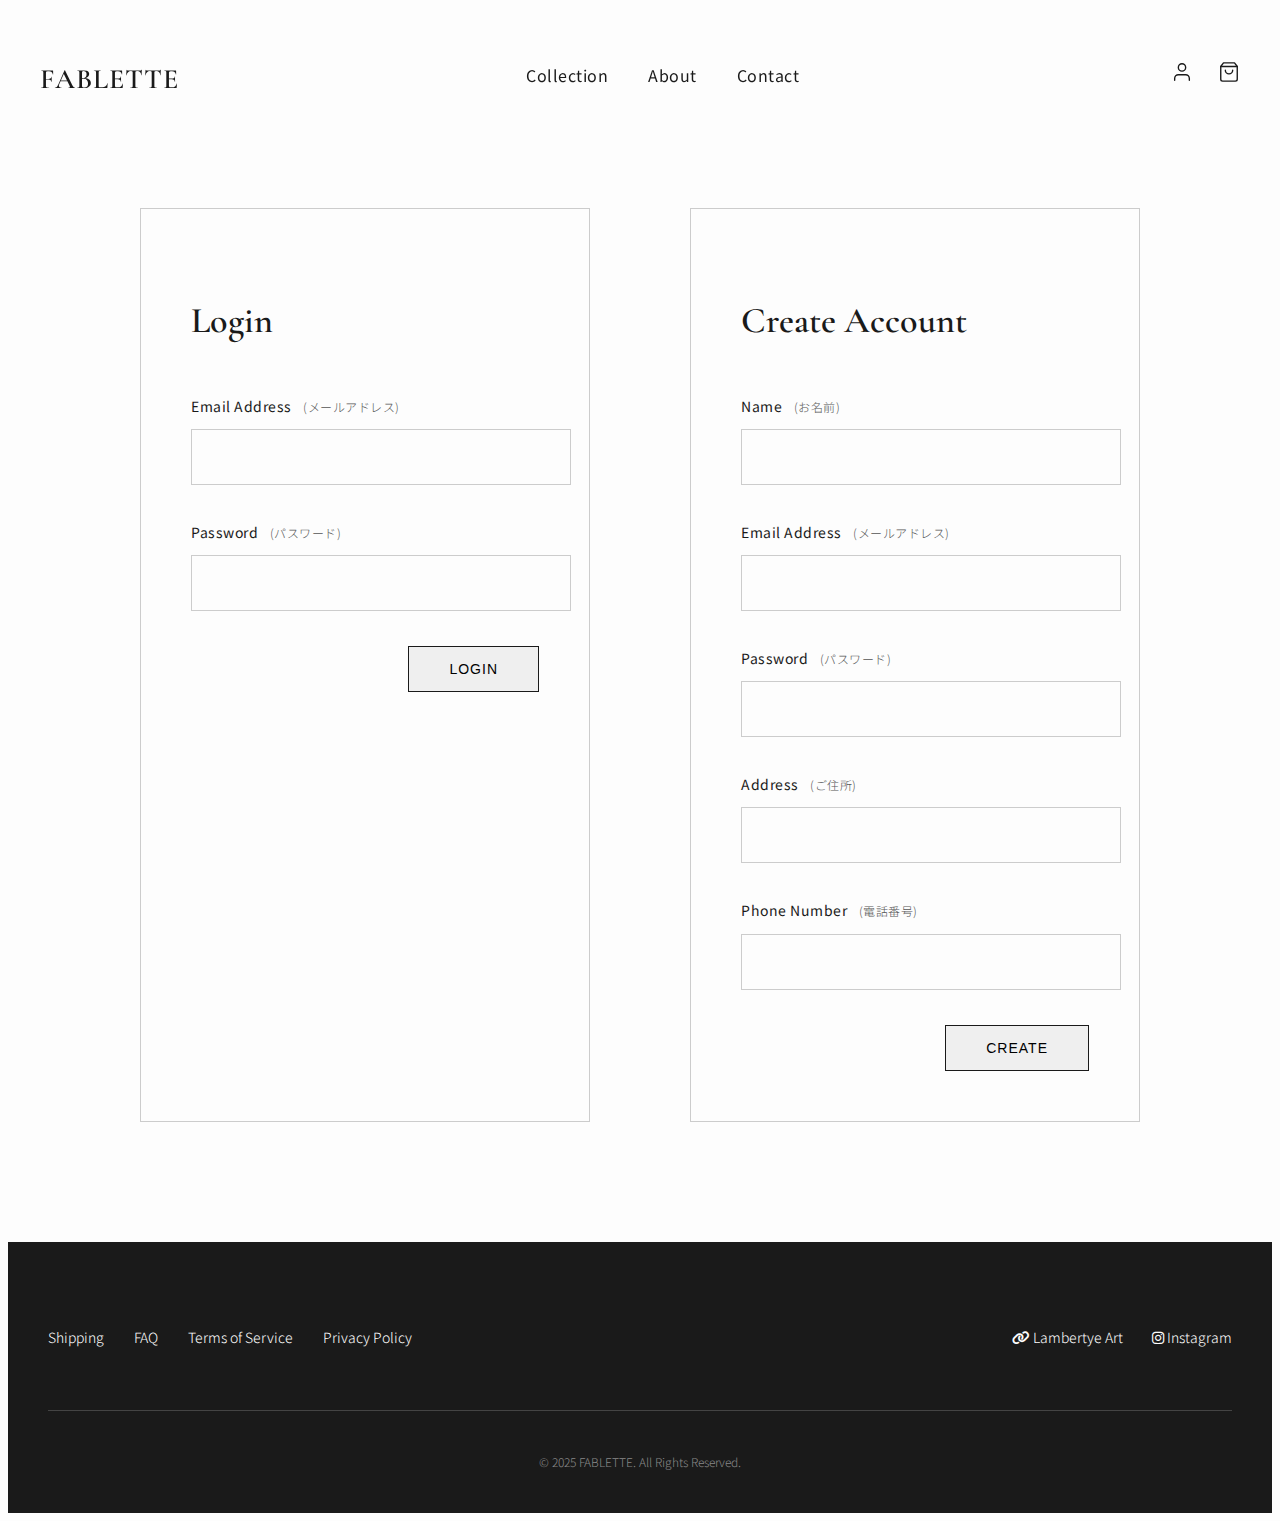
<file: account.html>
<!DOCTYPE html>
<html lang="ja">
<head>
    <meta charset="UTF-8">
    <meta name="viewport" content="width=device-width, initial-scale=1.0">
    <title>Account - FABLETTE</title>
    <link rel="stylesheet" href="css/style.css">
    <link rel="preconnect" href="https://fonts.googleapis.com">
    <link rel="preconnect" href="https://fonts.gstatic.com" crossorigin>
    <link href="https://fonts.googleapis.com/css2?family=Cormorant+Garamond:wght@400;600&family=Noto+Sans+JP:wght@300;400&display=swap" rel="stylesheet">
    <link rel="stylesheet" href="https://cdnjs.cloudflare.com/ajax/libs/font-awesome/6.5.2/css/all.min.css">
</head>
<body>

    <header class="site-header">
        <div class="container">
            <h1 class="site-logo"><a href="index.html">FABLETTE</a></h1>
            <nav class="main-nav">
                <ul>
                    <li><a href="index.html#featured-products">Collection</a></li>
                    <li><a href="index.html#about-section">About</a></li>
                    <li><a href="contact.html">Contact</a></li>
                </ul>
            </nav>
            <button class="menu-toggle"><span></span><span></span><span></span></button>
            <div class="header-icons">
                <a href="account.html" class="account-icon">
                    <svg xmlns="http://www.w3.org/2000/svg" width="24" height="24" viewBox="0 0 24 24" fill="none" stroke="currentColor" stroke-width="1.5" stroke-linecap="round" stroke-linejoin="round"><path d="M20 21v-2a4 4 0 0 0-4-4H8a4 4 0 0 0-4 4v2"></path><circle cx="12" cy="7" r="4"></circle></svg>
                </a>
                <a href="cart.html" class="cart-icon">
                    <svg xmlns="http://www.w3.org/2000/svg" width="24" height="24" viewBox="0 0 24 24" fill="none" stroke="currentColor" stroke-width="1.5" stroke-linecap="round" stroke-linejoin="round"><path d="M6 2L3 6v14a2 2 0 0 0 2 2h14a2 2 0 0 0 2-2V6l-3-4z"></path><line x1="3" y1="6" x2="21" y2="6"></line><path d="M16 10a4 4 0 0 1-8 0"></path></svg>
                </a>
            </div>
        </div>
    </header>

    <main>
        <section class="account-section">
            <div class="container">
                <div class="account-container">
                    <div class="login-form">
                        <h2 class="section-title">Login</h2>
                        <form action="#" method="post">
                            <div class="form-group">
                                <label for="login-email">Email Address <span class="jp-label">(メールアドレス)</span></label>
                                <input type="email" id="login-email" name="email" required>
                            </div>
                            <div class="form-group">
                                <label for="login-password">Password <span class="jp-label">(パスワード)</span></label>
                                <input type="password" id="login-password" name="password" required>
                            </div>
                            <div class="form-submit">
                                <button type="submit" class="btn">Login</button>
                            </div>
                        </form>
                    </div>
                    <div class="register-form">
                        <h2 class="section-title">Create Account</h2>
                        <form action="#" method="post">
                            <div class="form-group">
                                <label for="register-name">Name <span class="jp-label">(お名前)</span></label>
                                <input type="text" id="register-name" name="name" required>
                            </div>
                            <div class="form-group">
                                <label for="register-email">Email Address <span class="jp-label">(メールアドレス)</span></label>
                                <input type="email" id="register-email" name="email" required>
                            </div>
                            <div class="form-group">
                                <label for="register-password">Password <span class="jp-label">(パスワード)</span></label>
                                <input type="password" id="register-password" name="password" required>
                            </div>
                            <div class="form-group">
                                <label for="register-address">Address <span class="jp-label">(ご住所)</span></label>
                                <input type="text" id="register-address" name="address">
                            </div>
                            <div class="form-group">
                                <label for="register-phone">Phone Number <span class="jp-label">(電話番号)</span></label>
                                <input type="tel" id="register-phone" name="phone">
                            </div>
                            <div class="form-submit">
                                <button type="submit" class="btn">Create</button>
                            </div>
                        </form>
                    </div>
                </div>
            </div>
        </section>
    </main>

    <footer class="site-footer">
        <div class="container">
            <div class="footer-content">
                <div class="footer-nav">
                    <ul>
                        <li><a href="shipping.html">Shipping</a></li>
                        <li><a href="faq.html">FAQ</a></li>
                        <li><a href="terms.html">Terms of Service</a></li>
                        <li><a href="privacy.html">Privacy Policy</a></li>
                    </ul>
                </div>
                <div class="footer-social">
                    <a href="https://lambertye.art/" target="_blank" rel="noopener noreferrer"><i class="fa-solid fa-link"></i> Lambertye Art</a>
                    <a href="https://www.instagram.com/lambertye.art/" target="_blank" rel="noopener noreferrer"><i class="fa-brands fa-instagram"></i> Instagram</a>
                </div>
            </div>
            <div class="footer-bottom">
                <p class="copyright">&copy; 2025 FABLETTE. All Rights Reserved.</p>
            </div>
        </div>
    </footer>

    <script src="js/main.js"></script>
</body>
</html>
</file>
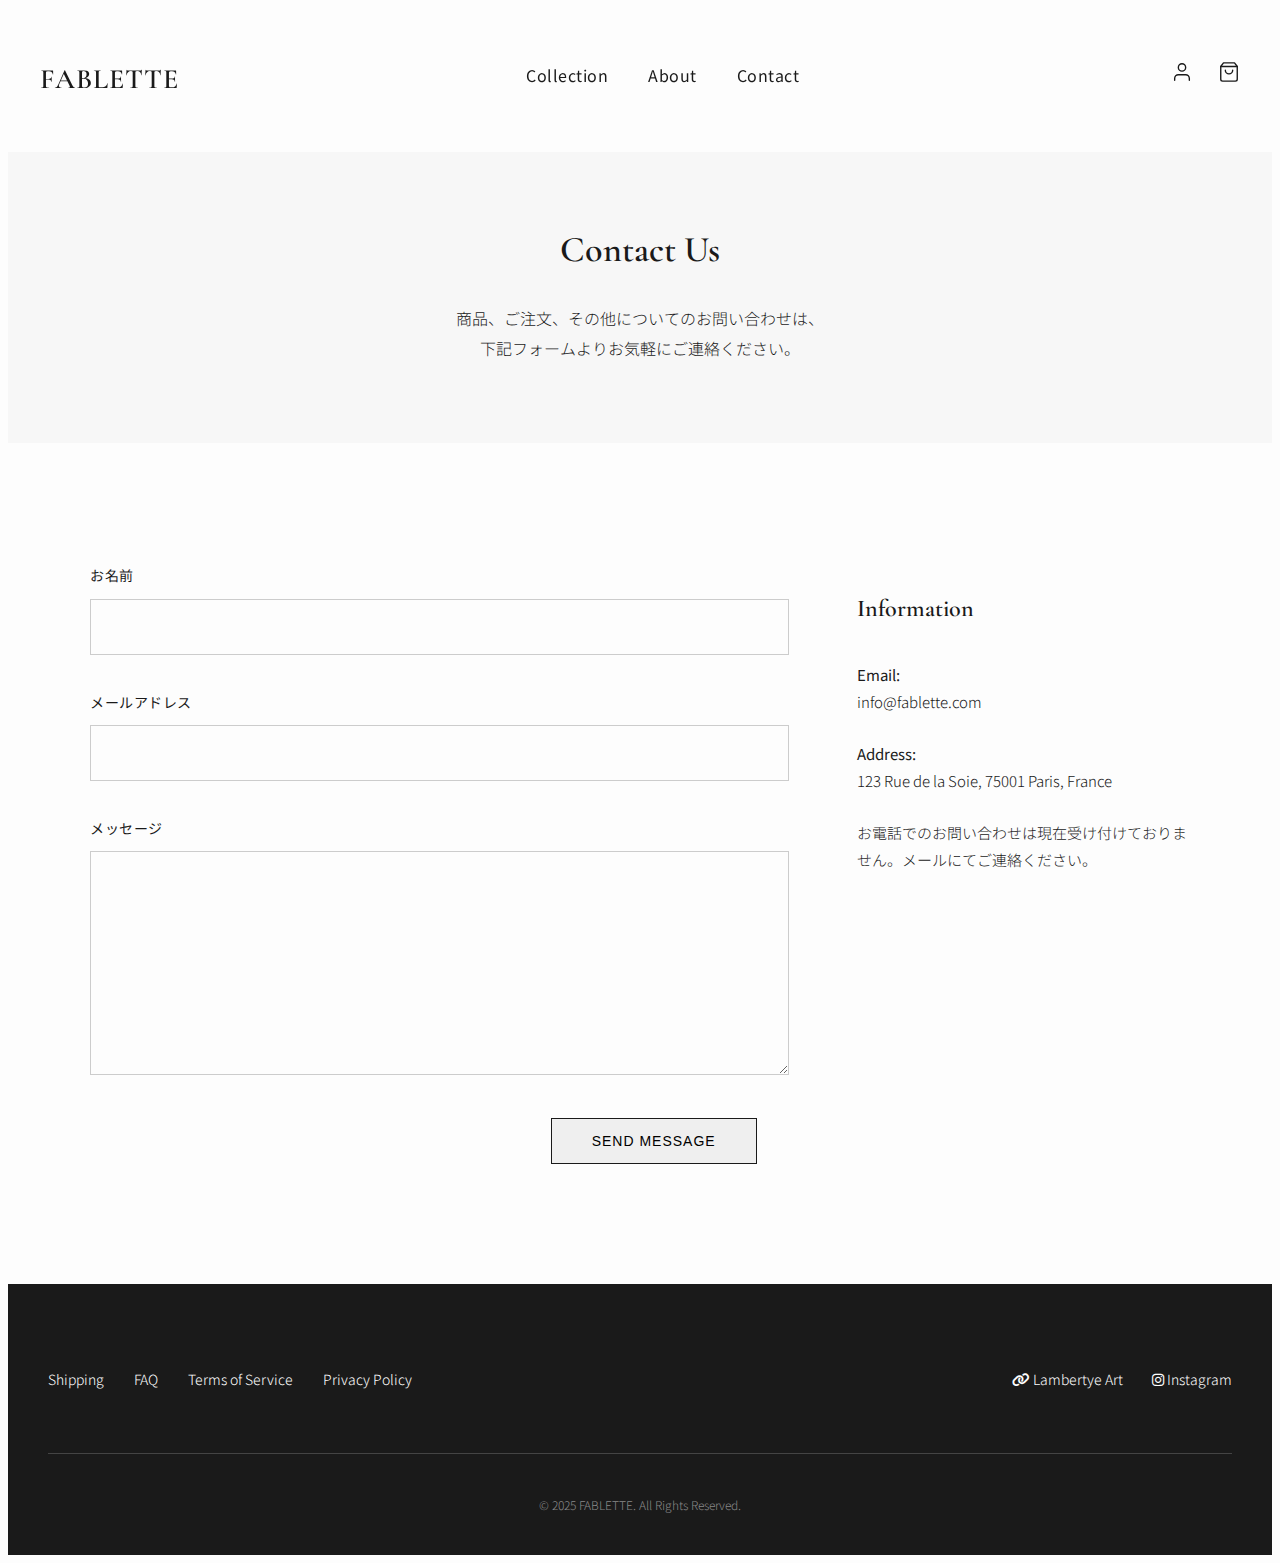
<file: contact.html>
<!DOCTYPE html>
<html lang="ja">
<head>
    <meta charset="UTF-8">
    <meta name="viewport" content="width=device-width, initial-scale=1.0">
    <title>Contact - FABLETTE</title>
    <link rel="stylesheet" href="css/style.css">
    <link rel="preconnect" href="https://fonts.googleapis.com">
    <link rel="preconnect" href="https://fonts.gstatic.com" crossorigin>
    <link href="https://fonts.googleapis.com/css2?family=Cormorant+Garamond:wght@400;600&family=Noto+Sans+JP:wght@300;400&display=swap" rel="stylesheet">
    <link rel="stylesheet" href="https://cdnjs.cloudflare.com/ajax/libs/font-awesome/6.5.2/css/all.min.css">
</head>
<body>

    <header class="site-header">
        <div class="container">
            <h1 class="site-logo"><a href="index.html">FABLETTE</a></h1>
            <nav class="main-nav">
                <ul>
                    <li><a href="index.html#featured-products">Collection</a></li>
                    <li><a href="index.html#about-section">About</a></li>
                    <li><a href="contact.html">Contact</a></li>
                </ul>
            </nav>
            <button class="menu-toggle"><span></span><span></span><span></span></button>
            <div class="header-icons">
                <a href="account.html" class="account-icon">
                    <svg xmlns="http://www.w3.org/2000/svg" width="24" height="24" viewBox="0 0 24 24" fill="none" stroke="currentColor" stroke-width="1.5" stroke-linecap="round" stroke-linejoin="round"><path d="M20 21v-2a4 4 0 0 0-4-4H8a4 4 0 0 0-4 4v2"></path><circle cx="12" cy="7" r="4"></circle></svg>
                </a>
                <a href="cart.html" class="cart-icon">
                    <svg xmlns="http://www.w3.org/2000/svg" width="24" height="24" viewBox="0 0 24 24" fill="none" stroke="currentColor" stroke-width="1.5" stroke-linecap="round" stroke-linejoin="round"><path d="M6 2L3 6v14a2 2 0 0 0 2 2h14a2 2 0 0 0 2-2V6l-3-4z"></path><line x1="3" y1="6" x2="21" y2="6"></line><path d="M16 10a4 4 0 0 1-8 0"></path></svg>
                </a>
            </div>
        </div>
    </header>

    <main>
        <section class="contact-hero">
            <div class="container">
                <h2 class="section-title fade-in">Contact Us</h2>
                <p class="fade-in">商品、ご注文、その他についてのお問い合わせは、<br>下記フォームよりお気軽にご連絡ください。</p>
            </div>
        </section>

        <section class="contact-form-section">
            <div class="container">
                <div class="contact-wrapper">
                    <div class="contact-form fade-in">
                        <form action="#" method="POST">
                            <div class="form-group">
                                <label for="name">お名前</label>
                                <input type="text" id="name" name="name" required>
                            </div>
                            <div class="form-group">
                                <label for="email">メールアドレス</label>
                                <input type="email" id="email" name="email" required>
                            </div>
                            <div class="form-group">
                                <label for="message">メッセージ</label>
                                <textarea id="message" name="message" rows="8" required></textarea>
                            </div>
                            <div class="form-submit">
                                <button type="submit" class="btn">Send Message</button>
                            </div>
                        </form>
                    </div>
                    <div class="contact-info fade-in">
                        <h3>Information</h3>
                        <p>
                            <strong>Email:</strong><br>
                            <a href="mailto:info@fablette.com">info@fablette.com</a>
                        </p>
                        <p>
                            <strong>Address:</strong><br>
                            123 Rue de la Soie, 75001 Paris, France
                        </p>
                        <p>
                            お電話でのお問い合わせは現在受け付けておりません。メールにてご連絡ください。
                        </p>
                    </div>
                </div>
            </div>
        </section>
    </main>

    <footer class="site-footer">
        <div class="container">
            <div class="footer-content">
                <div class="footer-nav">
                    <ul>
                        <li><a href="shipping.html">Shipping</a></li>
                        <li><a href="faq.html">FAQ</a></li>
                        <li><a href="terms.html">Terms of Service</a></li>
                        <li><a href="privacy.html">Privacy Policy</a></li>
                    </ul>
                </div>
                <div class="footer-social">
                    <a href="https://lambertye.art/" target="_blank" rel="noopener noreferrer"><i class="fa-solid fa-link"></i> Lambertye Art</a>
                    <a href="https://www.instagram.com/lambertye.art/" target="_blank" rel="noopener noreferrer"><i class="fa-brands fa-instagram"></i> Instagram</a>
                </div>
            </div>
            <div class="footer-bottom">
                <p class="copyright">&copy; 2025 FABLETTE. All Rights Reserved.</p>
            </div>
        </div>
    </footer>

    <script src="js/main.js"></script>
</body>
</html>
</file>
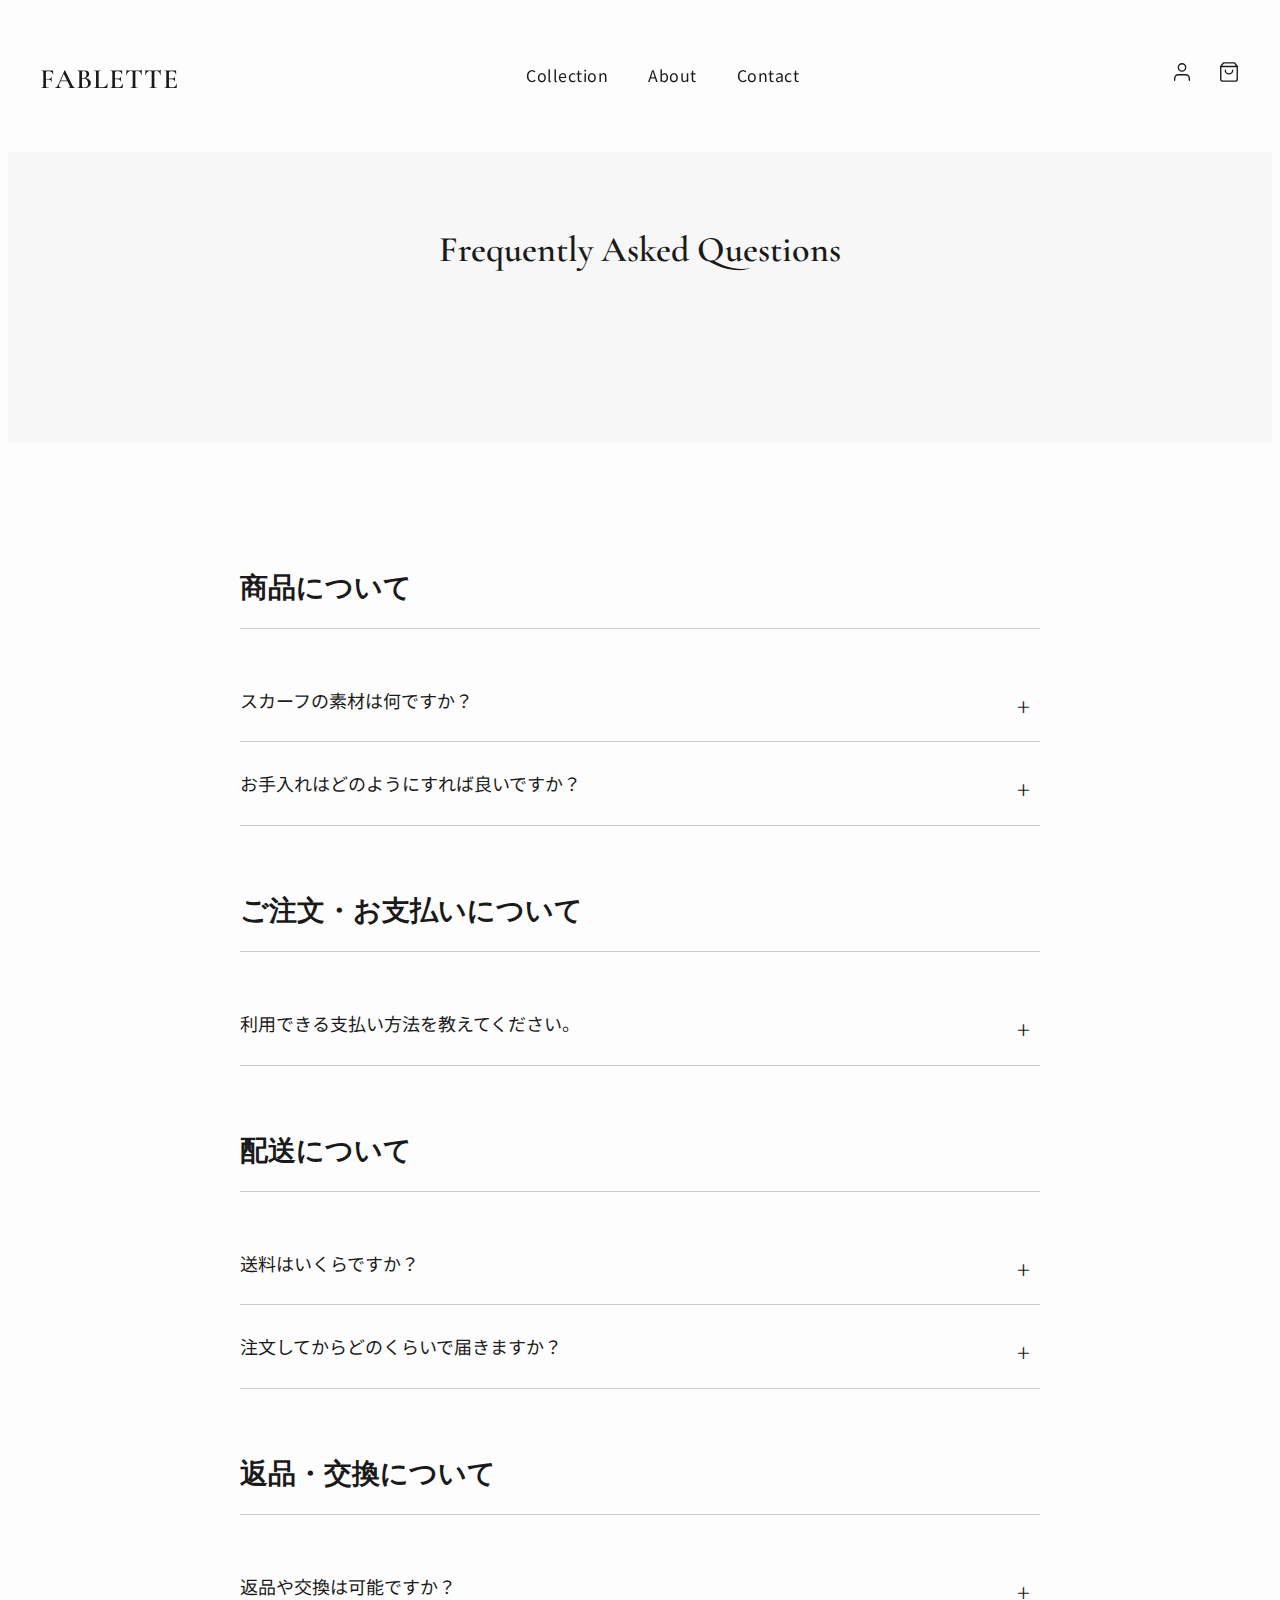
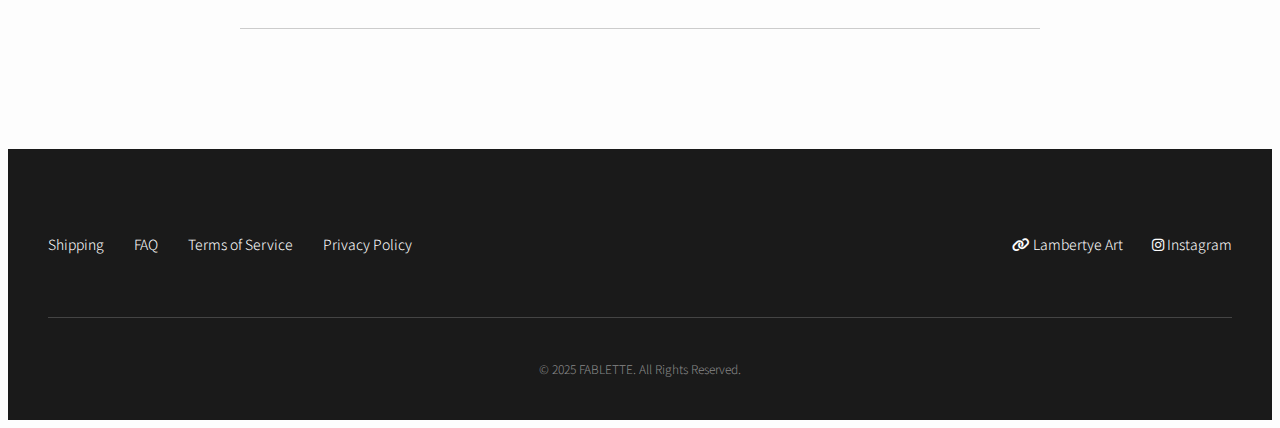
<file: faq.html>
<!DOCTYPE html>
<html lang="ja">
<head>
    <meta charset="UTF-8">
    <meta name="viewport" content="width=device-width, initial-scale=1.0">
    <title>FAQ - FABLETTE</title>
    <link rel="stylesheet" href="css/style.css">
    <link rel="preconnect" href="https://fonts.googleapis.com">
    <link rel="preconnect" href="https://fonts.gstatic.com" crossorigin>
    <link href="https://fonts.googleapis.com/css2?family=Cormorant+Garamond:wght@400;600&family=Noto+Sans+JP:wght@300;400&display=swap" rel="stylesheet">
    <link rel="stylesheet" href="https://cdnjs.cloudflare.com/ajax/libs/font-awesome/6.5.2/css/all.min.css">
</head>
<body>

    <header class="site-header">
        <div class="container">
            <h1 class="site-logo"><a href="index.html">FABLETTE</a></h1>
            <nav class="main-nav">
                <ul>
                    <li><a href="index.html#featured-products">Collection</a></li>
                    <li><a href="index.html#about-section">About</a></li>
                    <li><a href="contact.html">Contact</a></li>
                </ul>
            </nav>
            <button class="menu-toggle"><span></span><span></span><span></span></button>
            <div class="header-icons">
                <a href="account.html" class="account-icon">
                    <svg xmlns="http://www.w3.org/2000/svg" width="24" height="24" viewBox="0 0 24 24" fill="none" stroke="currentColor" stroke-width="1.5" stroke-linecap="round" stroke-linejoin="round"><path d="M20 21v-2a4 4 0 0 0-4-4H8a4 4 0 0 0-4 4v2"></path><circle cx="12" cy="7" r="4"></circle></svg>
                </a>
                <a href="cart.html" class="cart-icon">
                    <svg xmlns="http://www.w3.org/2000/svg" width="24" height="24" viewBox="0 0 24 24" fill="none" stroke="currentColor" stroke-width="1.5" stroke-linecap="round" stroke-linejoin="round"><path d="M6 2L3 6v14a2 2 0 0 0 2 2h14a2 2 0 0 0 2-2V6l-3-4z"></path><line x1="3" y1="6" x2="21" y2="6"></line><path d="M16 10a4 4 0 0 1-8 0"></path></svg>
                </a>
            </div>
        </div>
    </header>

    <main>
        <section class="faq-hero">
            <div class="container">
                <h2 class="section-title fade-in">Frequently Asked Questions</h2>
            </div>
        </section>

        <section class="faq-section">
            <div class="container">
                <div class="faq-container fade-in">

                    <h3 class="faq-category-title">商品について</h3>
                    <details class="faq-item">
                        <summary>スカーフの素材は何ですか？</summary>
                        <div class="faq-content">
                            <p>当ブランドのスカーフは、主にシルク100%または上質なコットンを使用しております。各商品ページに詳細な素材情報を記載しておりますので、そちらをご確認ください。</p>
                        </div>
                    </details>
                    <details class="faq-item">
                        <summary>お手入れはどのようにすれば良いですか？</summary>
                        <div class="faq-content">
                            <p>品質を長く保つため、ドライクリーニングを推奨しております。ご家庭で洗濯される場合は、中性洗剤を使用し、優しく手洗いしてください。強く絞ったり、乾燥機を使用するのはお避けください。</p>
                        </div>
                    </details>

                    <h3 class="faq-category-title">ご注文・お支払いについて</h3>
                    <details class="faq-item">
                        <summary>利用できる支払い方法を教えてください。</summary>
                        <div class="faq-content">
                            <p>クレジットカード（VISA, MasterCard, American Express）およびStripeをご利用いただけます。</p>
                        </div>
                    </details>

                    <h3 class="faq-category-title">配送について</h3>
                    <details class="faq-item">
                        <summary>送料はいくらですか？</summary>
                        <div class="faq-content">
                            <p>日本国内への配送は、全品送料無料です。海外への発送については、地域によって送料が異なりますので、決済ページにてご確認ください。</p>
                        </div>
                    </details>
                    <details class="faq-item">
                        <summary>注文してからどのくらいで届きますか？</summary>
                        <div class="faq-content">
                            <p>通常、ご注文いただいてから2〜3営業日以内に発送いたします。発送後は、1〜3日程度でお届けとなります。※地域や交通状況により、遅れる場合がございます。</p>
                        </div>
                    </details>

                    <h3 class="faq-category-title">返品・交換について</h3>
                    <details class="faq-item">
                        <summary>返品や交換は可能ですか？</summary>
                        <div class="faq-content">
                            <p>商品に欠陥がある場合や、ご注文と異なる商品が届いた場合に限り、返品・交換を承ります。商品到着後7日以内に、Contactページよりご連絡ください。お客様都合での返品・交換は原則としてお受けできませんので、ご了承ください。</p>
                        </div>
                    </details>

                </div>
            </div>
        </section>
    </main>

    <footer class="site-footer">
        <div class="container">
            <div class="footer-content">
                <div class="footer-nav">
                    <ul>
                        <li><a href="shipping.html">Shipping</a></li>
                        <li><a href="faq.html">FAQ</a></li>
                        <li><a href="terms.html">Terms of Service</a></li>
                        <li><a href="privacy.html">Privacy Policy</a></li>
                    </ul>
                </div>
                <div class="footer-social">
                    <a href="https://lambertye.art/" target="_blank" rel="noopener noreferrer"><i class="fa-solid fa-link"></i> Lambertye Art</a>
                    <a href="https://www.instagram.com/lambertye.art/" target="_blank" rel="noopener noreferrer"><i class="fa-brands fa-instagram"></i> Instagram</a>
                </div>
            </div>
            <div class="footer-bottom">
                <p class="copyright">&copy; 2025 FABLETTE. All Rights Reserved.</p>
            </div>
        </div>
    </footer>

    <script src="js/main.js"></script>
</body>
</html>
</file>
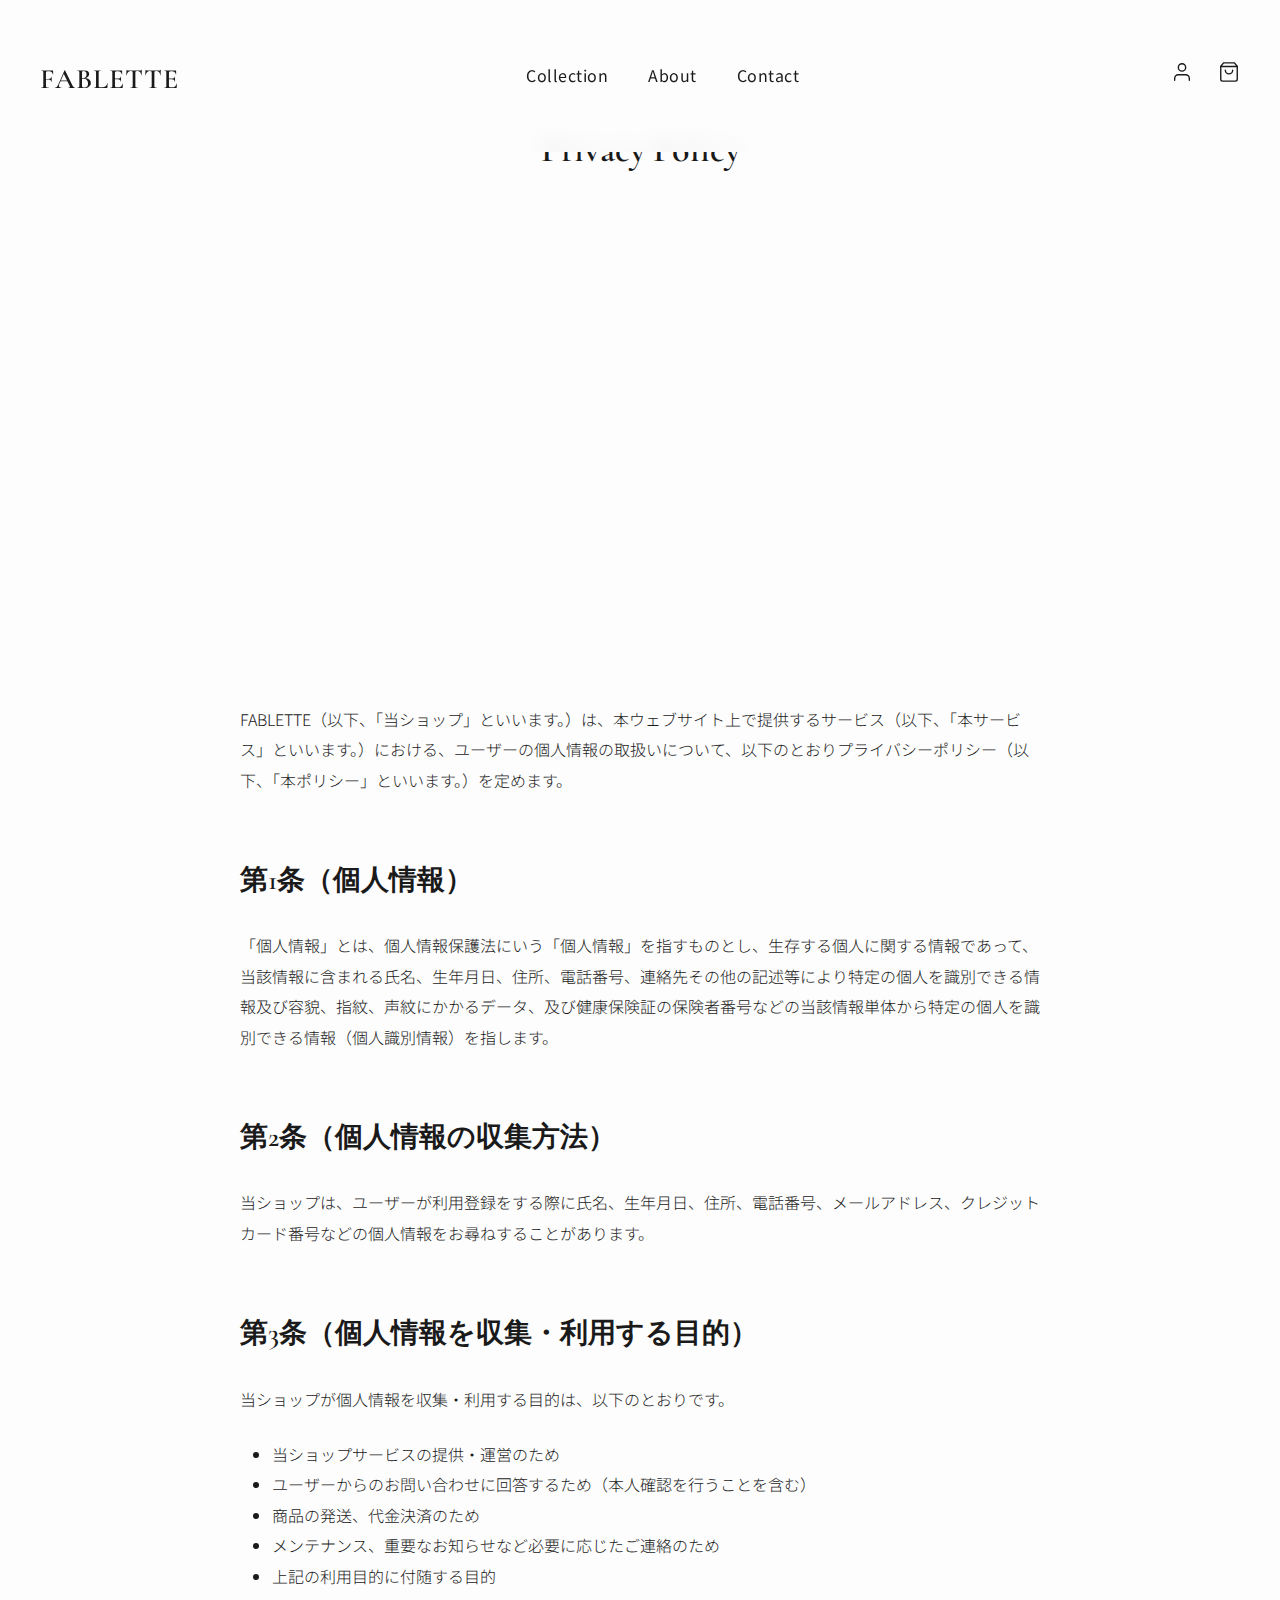
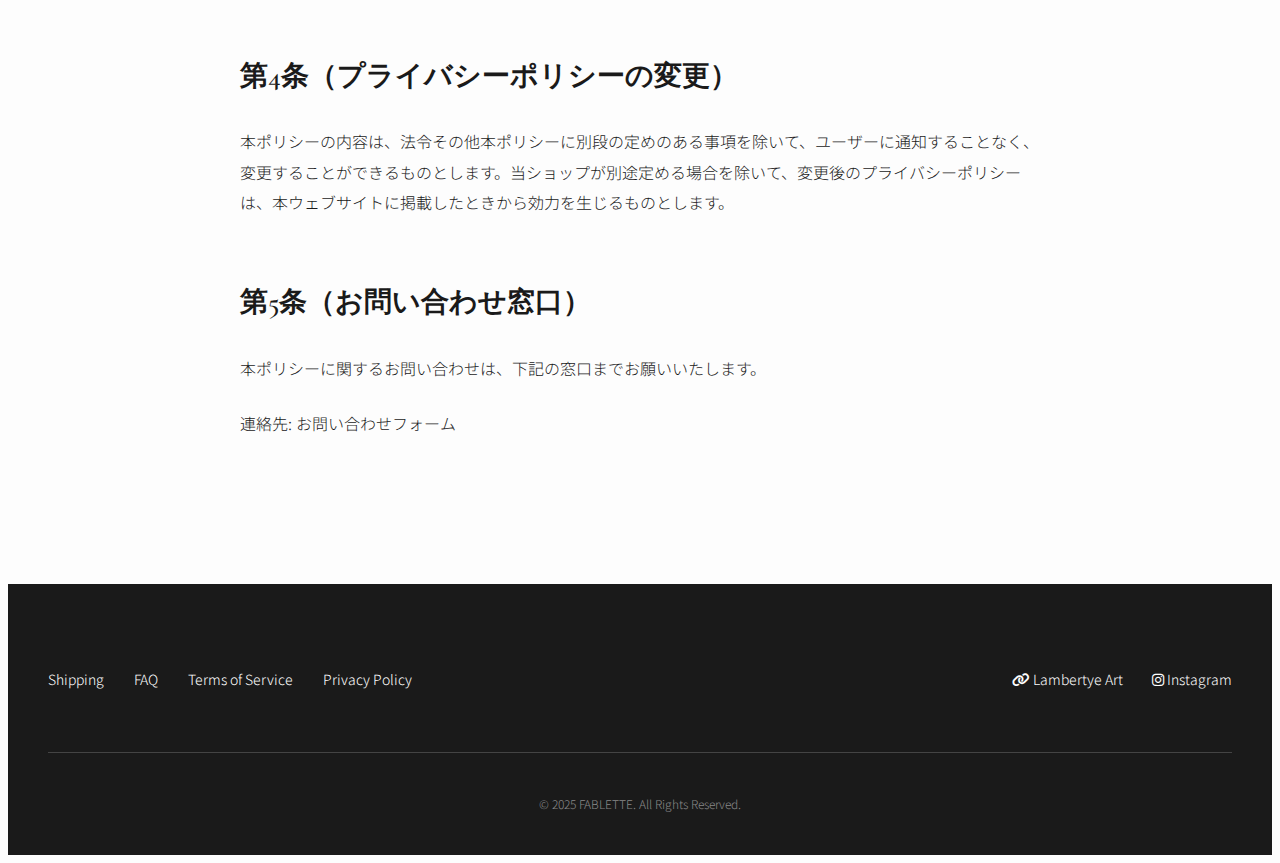
<file: privacy.html>
<!DOCTYPE html>
<html lang="ja">
<head>
    <meta charset="UTF-8">
    <meta name="viewport" content="width=device-width, initial-scale=1.0">
    <title>Privacy Policy - FABLETTE</title>
    <link rel="stylesheet" href="css/style.css">
    <link rel="preconnect" href="https://fonts.googleapis.com">
    <link rel="preconnect" href="https://fonts.gstatic.com" crossorigin>
    <link href="https://fonts.googleapis.com/css2?family=Cormorant+Garamond:wght@400;600&family=Noto+Sans+JP:wght@300;400&display=swap" rel="stylesheet">
    <link rel="stylesheet" href="https://cdnjs.cloudflare.com/ajax/libs/font-awesome/6.5.2/css/all.min.css">
</head>
<body>

    <header class="site-header">
        <div class="container">
            <h1 class="site-logo"><a href="index.html">FABLETTE</a></h1>
            <nav class="main-nav">
                <ul>
                    <li><a href="index.html#featured-products">Collection</a></li>
                    <li><a href="index.html#about-section">About</a></li>
                    <li><a href="contact.html">Contact</a></li>
                </ul>
            </nav>
            <button class="menu-toggle"><span></span><span></span><span></span></button>
            <div class="header-icons">
                <a href="account.html" class="account-icon">
                    <svg xmlns="http://www.w3.org/2000/svg" width="24" height="24" viewBox="0 0 24 24" fill="none" stroke="currentColor" stroke-width="1.5" stroke-linecap="round" stroke-linejoin="round"><path d="M20 21v-2a4 4 0 0 0-4-4H8a4 4 0 0 0-4 4v2"></path><circle cx="12" cy="7" r="4"></circle></svg>
                </a>
                <a href="cart.html" class="cart-icon">
                    <svg xmlns="http://www.w3.org/2000/svg" width="24" height="24" viewBox="0 0 24 24" fill="none" stroke="currentColor" stroke-width="1.5" stroke-linecap="round" stroke-linejoin="round"><path d="M6 2L3 6v14a2 2 0 0 0 2 2h14a2 2 0 0 0 2-2V6l-3-4z"></path><line x1="3" y1="6" x2="21" y2="6"></line><path d="M16 10a4 4 0 0 1-8 0"></path></svg>
                </a>
            </div>
        </div>
    </header>

    <main>
        <section class="page-hero">
            <div class="container">
                <h2 class="section-title fade-in">Privacy Policy</h2>
            </div>
        </section>

        <section class="text-content-section">
            <div class="container">
                <div class="text-content-container fade-in">

                    <p>FABLETTE（以下、「当ショップ」といいます。）は、本ウェブサイト上で提供するサービス（以下、「本サービス」といいます。）における、ユーザーの個人情報の取扱いについて、以下のとおりプライバシーポリシー（以下、「本ポリシー」といいます。）を定めます。</p>

                    <h3 class="content-subtitle">第1条（個人情報）</h3>
                    <p>「個人情報」とは、個人情報保護法にいう「個人情報」を指すものとし、生存する個人に関する情報であって、当該情報に含まれる氏名、生年月日、住所、電話番号、連絡先その他の記述等により特定の個人を識別できる情報及び容貌、指紋、声紋にかかるデータ、及び健康保険証の保険者番号などの当該情報単体から特定の個人を識別できる情報（個人識別情報）を指します。</p>

                    <h3 class="content-subtitle">第2条（個人情報の収集方法）</h3>
                    <p>当ショップは、ユーザーが利用登録をする際に氏名、生年月日、住所、電話番号、メールアドレス、クレジットカード番号などの個人情報をお尋ねすることがあります。</p>

                    <h3 class="content-subtitle">第3条（個人情報を収集・利用する目的）</h3>
                    <p>当ショップが個人情報を収集・利用する目的は、以下のとおりです。</p>
                    <ul>
                        <li>当ショップサービスの提供・運営のため</li>
                        <li>ユーザーからのお問い合わせに回答するため（本人確認を行うことを含む）</li>
                        <li>商品の発送、代金決済のため</li>
                        <li>メンテナンス、重要なお知らせなど必要に応じたご連絡のため</li>
                        <li>上記の利用目的に付随する目的</li>
                    </ul>

                    <h3 class="content-subtitle">第4条（プライバシーポリシーの変更）</h3>
                    <p>本ポリシーの内容は、法令その他本ポリシーに別段の定めのある事項を除いて、ユーザーに通知することなく、変更することができるものとします。当ショップが別途定める場合を除いて、変更後のプライバシーポリシーは、本ウェブサイトに掲載したときから効力を生じるものとします。</p>

                    <h3 class="content-subtitle">第5条（お問い合わせ窓口）</h3>
                    <p>本ポリシーに関するお問い合わせは、下記の窓口までお願いいたします。</p>
                    <p>連絡先: <a href="contact.html">お問い合わせフォーム</a></p>

                </div>
            </div>
        </section>
    </main>

    <footer class="site-footer">
        <div class="container">
            <div class="footer-content">
                <div class="footer-nav">
                    <ul>
                        <li><a href="shipping.html">Shipping</a></li>
                        <li><a href="faq.html">FAQ</a></li>
                        <li><a href="terms.html">Terms of Service</a></li>
                        <li><a href="privacy.html">Privacy Policy</a></li>
                    </ul>
                </div>
                <div class="footer-social">
                    <a href="https://lambertye.art/" target="_blank" rel="noopener noreferrer"><i class="fa-solid fa-link"></i> Lambertye Art</a>
                    <a href="https://www.instagram.com/lambertye.art/" target="_blank" rel="noopener noreferrer"><i class="fa-brands fa-instagram"></i> Instagram</a>
                </div>
            </div>
            <div class="footer-bottom">
                <p class="copyright">&copy; 2025 FABLETTE. All Rights Reserved.</p>
            </div>
        </div>
    </footer>

    <script src="js/main.js"></script>
</body>
</html>
</file>
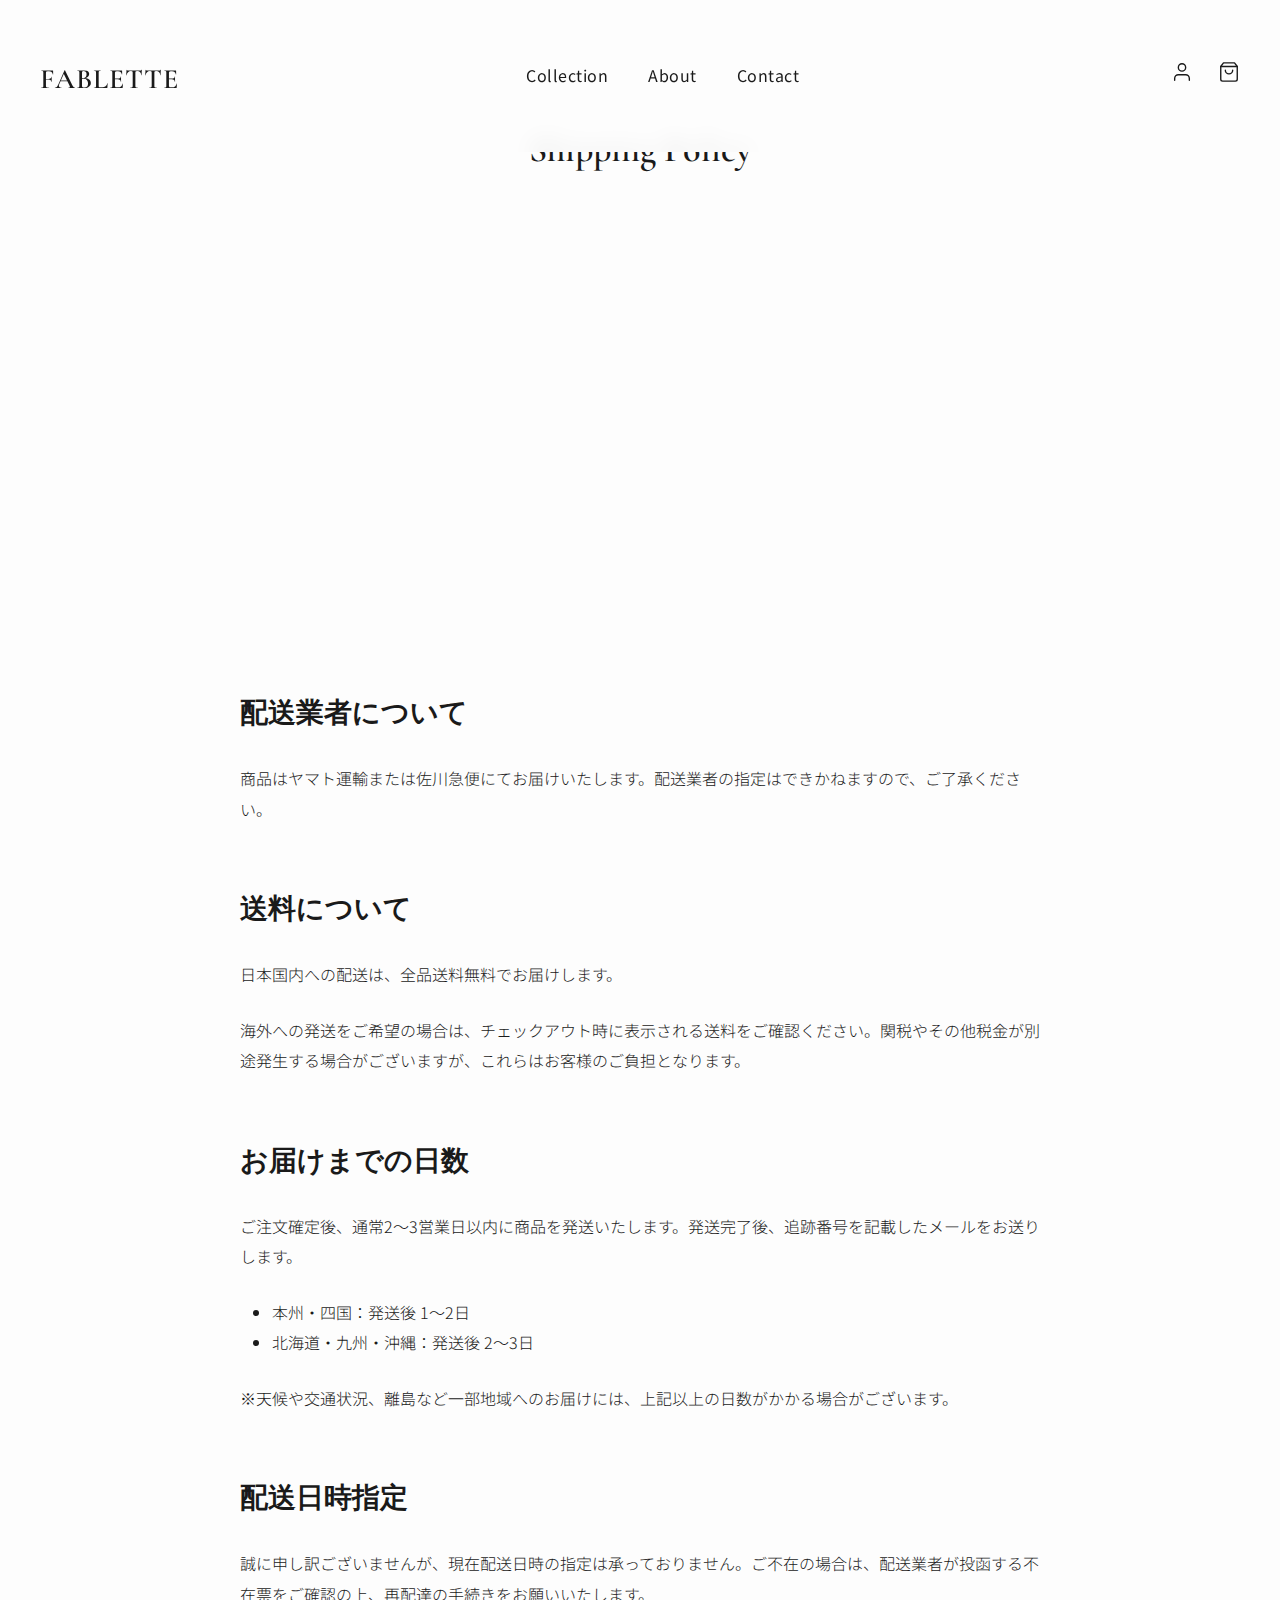
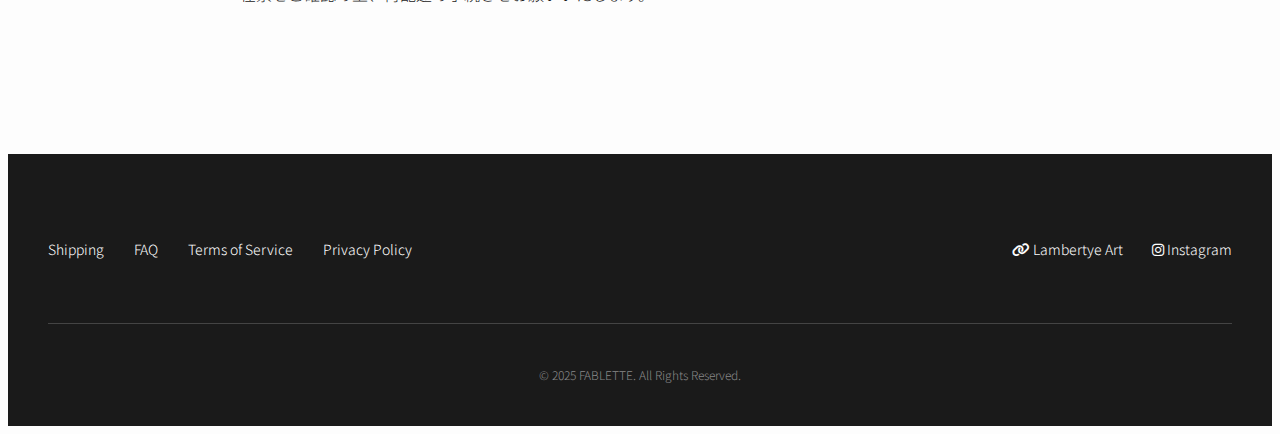
<file: shipping.html>
<!DOCTYPE html>
<html lang="ja">
<head>
    <meta charset="UTF-8">
    <meta name="viewport" content="width=device-width, initial-scale=1.0">
    <title>Shipping - FABLETTE</title>
    <link rel="stylesheet" href="css/style.css">
    <link rel="preconnect" href="https://fonts.googleapis.com">
    <link rel="preconnect" href="https://fonts.gstatic.com" crossorigin>
    <link href="https://fonts.googleapis.com/css2?family=Cormorant+Garamond:wght@400;600&family=Noto+Sans+JP:wght@300;400&display=swap" rel="stylesheet">
    <link rel="stylesheet" href="https://cdnjs.cloudflare.com/ajax/libs/font-awesome/6.5.2/css/all.min.css">
</head>
<body>

    <header class="site-header">
        <div class="container">
            <h1 class="site-logo"><a href="index.html">FABLETTE</a></h1>
            <nav class="main-nav">
                <ul>
                    <li><a href="index.html#featured-products">Collection</a></li>
                    <li><a href="index.html#about-section">About</a></li>
                    <li><a href="contact.html">Contact</a></li>
                </ul>
            </nav>
            <button class="menu-toggle"><span></span><span></span><span></span></button>
            <div class="header-icons">
                <a href="account.html" class="account-icon">
                    <svg xmlns="http://www.w3.org/2000/svg" width="24" height="24" viewBox="0 0 24 24" fill="none" stroke="currentColor" stroke-width="1.5" stroke-linecap="round" stroke-linejoin="round"><path d="M20 21v-2a4 4 0 0 0-4-4H8a4 4 0 0 0-4 4v2"></path><circle cx="12" cy="7" r="4"></circle></svg>
                </a>
                <a href="cart.html" class="cart-icon">
                    <svg xmlns="http://www.w3.org/2000/svg" width="24" height="24" viewBox="0 0 24 24" fill="none" stroke="currentColor" stroke-width="1.5" stroke-linecap="round" stroke-linejoin="round"><path d="M6 2L3 6v14a2 2 0 0 0 2 2h14a2 2 0 0 0 2-2V6l-3-4z"></path><line x1="3" y1="6" x2="21" y2="6"></line><path d="M16 10a4 4 0 0 1-8 0"></path></svg>
                </a>
            </div>
        </div>
    </header>

    <main>
        <section class="page-hero">
            <div class="container">
                <h2 class="section-title fade-in">Shipping Policy</h2>
            </div>
        </section>

        <section class="text-content-section">
            <div class="container">
                <div class="text-content-container fade-in">

                    <h3 class="content-subtitle">配送業者について</h3>
                    <p>商品はヤマト運輸または佐川急便にてお届けいたします。配送業者の指定はできかねますので、ご了承ください。</p>

                    <h3 class="content-subtitle">送料について</h3>
                    <p>日本国内への配送は、全品送料無料でお届けします。</p>
                    <p>海外への発送をご希望の場合は、チェックアウト時に表示される送料をご確認ください。関税やその他税金が別途発生する場合がございますが、これらはお客様のご負担となります。</p>

                    <h3 class="content-subtitle">お届けまでの日数</h3>
                    <p>ご注文確定後、通常2〜3営業日以内に商品を発送いたします。発送完了後、追跡番号を記載したメールをお送りします。</p>
                    <ul>
                        <li>本州・四国：発送後 1〜2日</li>
                        <li>北海道・九州・沖縄：発送後 2〜3日</li>
                    </ul>
                    <p>※天候や交通状況、離島など一部地域へのお届けには、上記以上の日数がかかる場合がございます。</p>

                    <h3 class="content-subtitle">配送日時指定</h3>
                    <p>誠に申し訳ございませんが、現在配送日時の指定は承っておりません。ご不在の場合は、配送業者が投函する不在票をご確認の上、再配達の手続きをお願いいたします。</p>

                </div>
            </div>
        </section>
    </main>

    <footer class="site-footer">
        <div class="container">
            <div class="footer-content">
                <div class="footer-nav">
                    <ul>
                        <li><a href="shipping.html">Shipping</a></li>
                        <li><a href="faq.html">FAQ</a></li>
                        <li><a href="terms.html">Terms of Service</a></li>
                        <li><a href="privacy.html">Privacy Policy</a></li>
                    </ul>
                </div>
                <div class="footer-social">
                    <a href="https://lambertye.art/" target="_blank" rel="noopener noreferrer"><i class="fa-solid fa-link"></i> Lambertye Art</a>
                    <a href="https://www.instagram.com/lambertye.art/" target="_blank" rel="noopener noreferrer"><i class="fa-brands fa-instagram"></i> Instagram</a>
                </div>
            </div>
            <div class="footer-bottom">
                <p class="copyright">&copy; 2025 FABLETTE. All Rights Reserved.</p>
            </div>
        </div>
    </footer>

    <script src="js/main.js"></script>
</body>
</html>
</file>
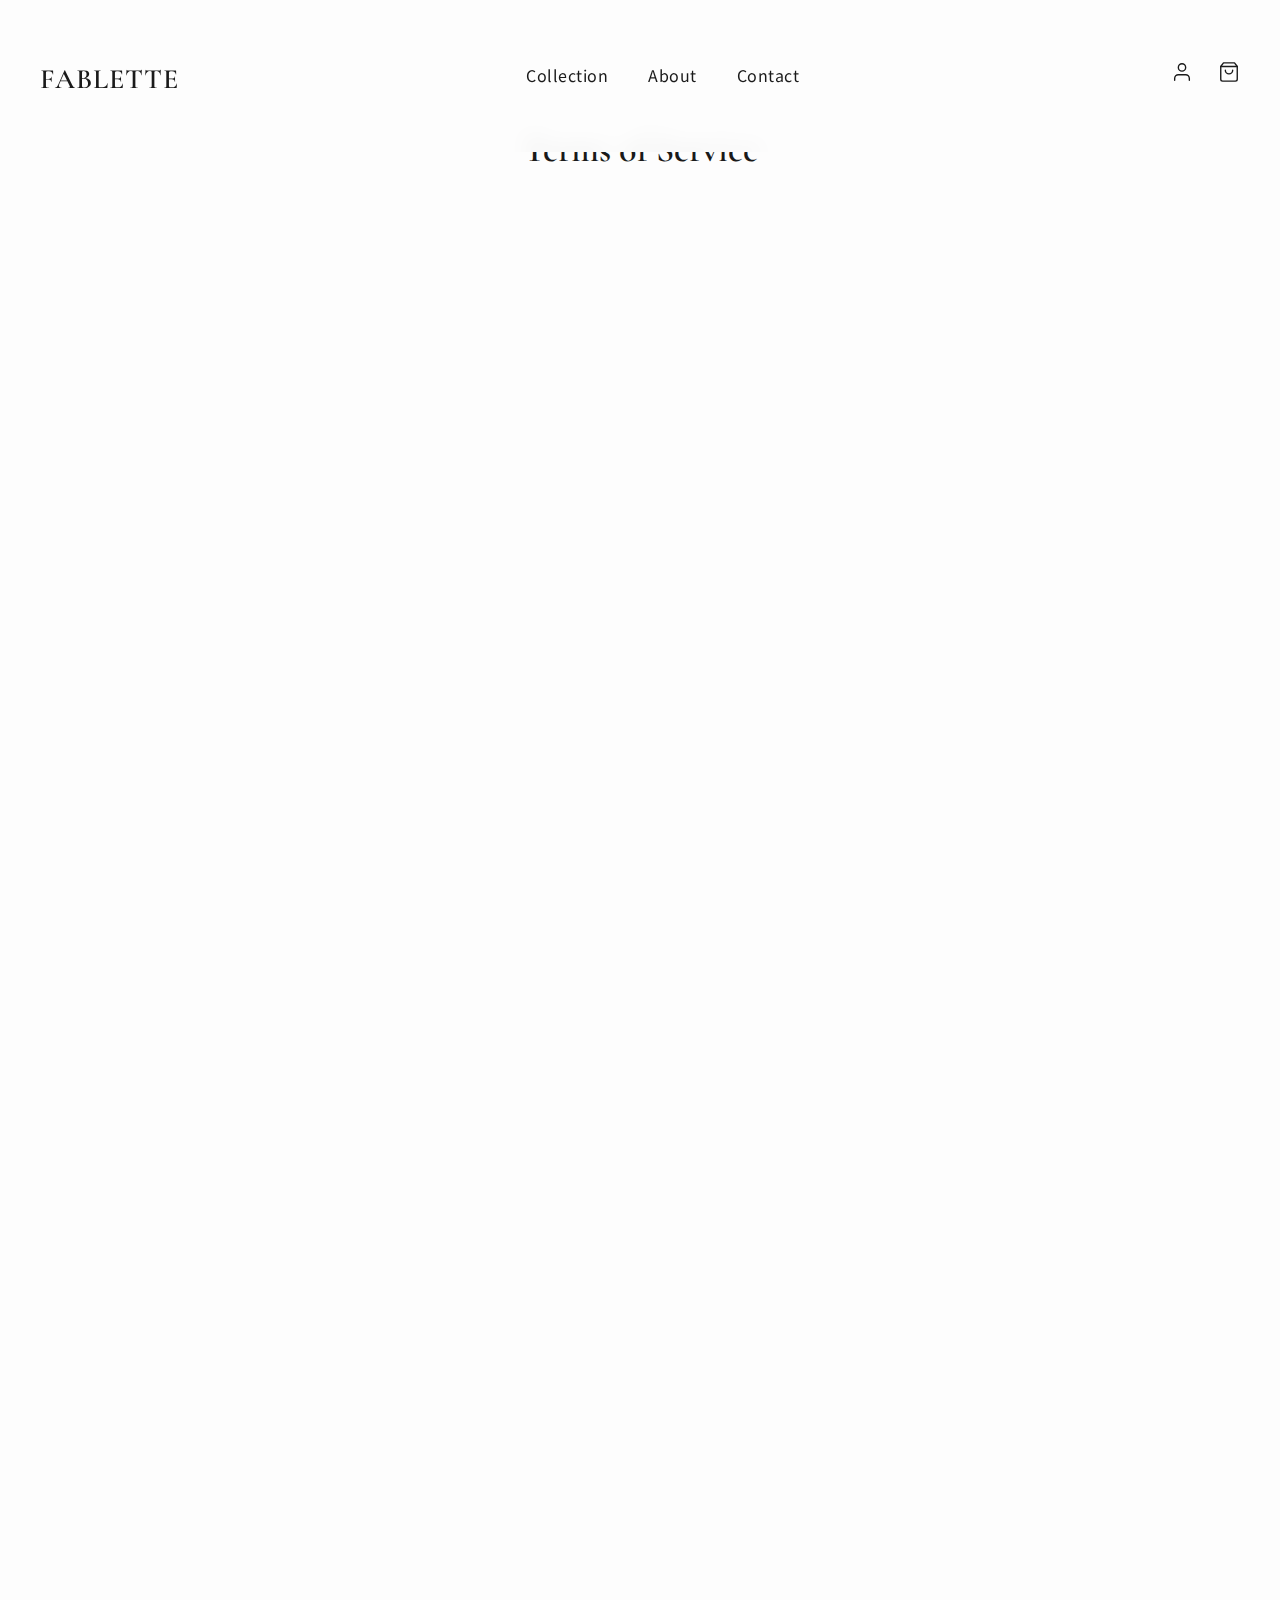
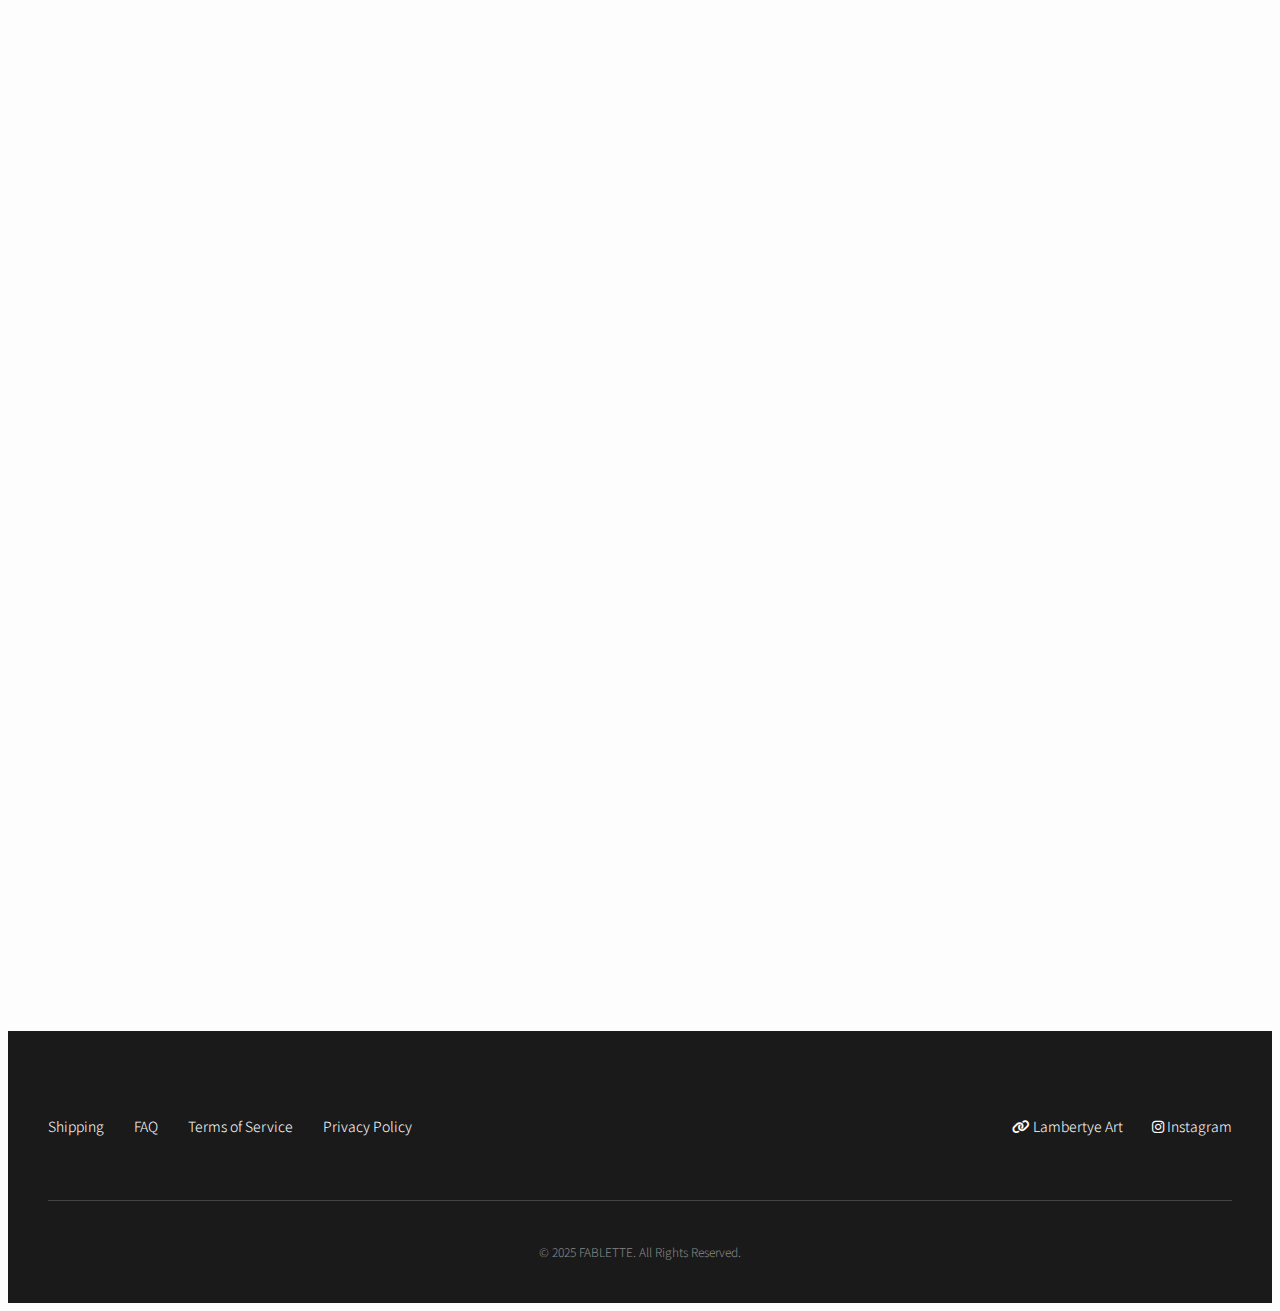
<file: terms.html>
<!DOCTYPE html>
<html lang="ja">
<head>
    <meta charset="UTF-8">
    <meta name="viewport" content="width=device-width, initial-scale=1.0">
    <title>Terms of Service - FABLETTE</title>
    <link rel="stylesheet" href="css/style.css">
    <link rel="preconnect" href="https://fonts.googleapis.com">
    <link rel="preconnect" href="https://fonts.gstatic.com" crossorigin>
    <link href="https://fonts.googleapis.com/css2?family=Cormorant+Garamond:wght@400;600&family=Noto+Sans+JP:wght@300;400&display=swap" rel="stylesheet">
    <link rel="stylesheet" href="https://cdnjs.cloudflare.com/ajax/libs/font-awesome/6.5.2/css/all.min.css">
</head>
<body>

    <header class="site-header">
        <div class="container">
            <h1 class="site-logo"><a href="index.html">FABLETTE</a></h1>
            <nav class="main-nav">
                <ul>
                    <li><a href="index.html#featured-products">Collection</a></li>
                    <li><a href="index.html#about-section">About</a></li>
                    <li><a href="contact.html">Contact</a></li>
                </ul>
            </nav>
            <button class="menu-toggle"><span></span><span></span><span></span></button>
            <div class="header-icons">
                <a href="account.html" class="account-icon">
                    <svg xmlns="http://www.w3.org/2000/svg" width="24" height="24" viewBox="0 0 24 24" fill="none" stroke="currentColor" stroke-width="1.5" stroke-linecap="round" stroke-linejoin="round"><path d="M20 21v-2a4 4 0 0 0-4-4H8a4 4 0 0 0-4 4v2"></path><circle cx="12" cy="7" r="4"></circle></svg>
                </a>
                <a href="cart.html" class="cart-icon">
                    <svg xmlns="http://www.w3.org/2000/svg" width="24" height="24" viewBox="0 0 24 24" fill="none" stroke="currentColor" stroke-width="1.5" stroke-linecap="round" stroke-linejoin="round"><path d="M6 2L3 6v14a2 2 0 0 0 2 2h14a2 2 0 0 0 2-2V6l-3-4z"></path><line x1="3" y1="6" x2="21" y2="6"></line><path d="M16 10a4 4 0 0 1-8 0"></path></svg>
                </a>
            </div>
        </div>
    </header>

    <main>
        <section class="page-hero">
            <div class="container">
                <h2 class="section-title fade-in">Terms of Service</h2>
            </div>
        </section>

        <section class="text-content-section">
            <div class="container">
                <div class="text-content-container fade-in">

                    <p>この利用規約（以下、「本規約」といいます。）は、FABLETTE（以下、「当ショップ」といいます。）がこのウェブサイト上で提供するサービス（以下、「本サービス」といいます。）の利用条件を定めるものです。本サービスをご利用になるお客様（以下、「ユーザー」といいます。）は、本規約に同意の上、本サービスをご利用ください。</p>

                    <h3 class="content-subtitle">第1条（適用）</h3>
                    <p>本規約は、ユーザーと当ショップとの間の本サービスの利用に関わる一切の関係に適用されるものとします。</p>

                    <h3 class="content-subtitle">第2条（売買契約）</h3>
                    <p>本サービスにおいては、ユーザーが当ショップに対して購入の申し込みをし、これに対して当ショップが承諾の通知をすることによって売買契約が成立するものとします。</p>

                    <h3 class="content-subtitle">第3条（知的財産権）</h3>
                    <p>本ウェブサイト及び本サービスに関する知的財産権は全て当ショップまたは当ショップにライセンスを許諾している者に帰属しており、本規約に基づく本サービスの利用許諾は、ユーザーに知的財産権の使用許諾を意味するものではありません。</p>

                    <h3 class="content-subtitle">第4条（禁止事項）</h3>
                    <p>ユーザーは、本サービスの利用にあたり、以下の行為をしてはなりません。</p>
                    <ul>
                        <li>法令または公序良俗に違反する行為</li>
                        <li>犯罪行為に関連する行為</li>
                        <li>当ショップのサーバーまたはネットワークの機能を破壊したり、妨害したりする行為</li>
                        <li>その他、当ショップが不適切と判断する行為</li>
                    </ul>

                    <h3 class="content-subtitle">第5条（本サービスの提供の停止等）</h3>
                    <p>当ショップは、以下のいずれかの事由があると判断した場合、ユーザーに事前に通知することなく本サービスの全部または一部の提供を停止または中断することができるものとします。</p>
                    <ul>
                        <li>本サービスにかかるコンピュータシステムの保守点検または更新を行う場合</li>
                        <li>地震、落雷、火災、停電または天災などの不可抗力により、本サービスの提供が困難となった場合</li>
                        <li>その他、当ショップが本サービスの提供が困難と判断した場合</li>
                    </ul>

                    <h3 class="content-subtitle">第6条（規約の変更）</h3>
                    <p>当ショップは、必要と判断した場合には、ユーザーに通知することなくいつでも本規約を変更することができるものとします。</p>

                    <h3 class="content-subtitle">第7条（準拠法・裁判管轄）</h3>
                    <p>本規約の解釈にあたっては、日本法を準拠法とします。本サービスに関して紛争が生じた場合には、当ショップの本店所在地を管轄する裁判所を専属的合意管轄とします。</p>

                    <p>以上</p>

                </div>
            </div>
        </section>
    </main>

    <footer class="site-footer">
        <div class="container">
            <div class="footer-content">
                <div class="footer-nav">
                    <ul>
                        <li><a href="shipping.html">Shipping</a></li>
                        <li><a href="faq.html">FAQ</a></li>
                        <li><a href="terms.html">Terms of Service</a></li>
                        <li><a href="privacy.html">Privacy Policy</a></li>
                    </ul>
                </div>
                <div class="footer-social">
                    <a href="https://lambertye.art/" target="_blank" rel="noopener noreferrer"><i class="fa-solid fa-link"></i> Lambertye Art</a>
                    <a href="https://www.instagram.com/lambertye.art/" target="_blank" rel="noopener noreferrer"><i class="fa-brands fa-instagram"></i> Instagram</a>
                </div>
            </div>
            <div class="footer-bottom">
                <p class="copyright">&copy; 2025 FABLETTE. All Rights Reserved.</p>
            </div>
        </div>
    </footer>

    <script src="js/main.js"></script>
</body>
</html>
</file>
<file: css/style.css>
/*
Theme Name: FABLETTE
*/

:root {
    --font-serif: 'Cormorant Garamond', serif;
    --font-sans: 'Noto Sans JP', sans-serif;
    --color-text: #1a1a1a;
    --color-background: #fdfdfd;
    --color-light-gray: #e0e0e0;
    --color-border: #cccccc;
}

body {
    font-family: var(--font-sans);
    color: var(--color-text);
    background-color: var(--color-background);
    line-height: 1.8;
    font-weight: 300;
    -webkit-font-smoothing: antialiased;
    -moz-osx-font-smoothing: grayscale;
}

a {
    color: var(--color-text);
    text-decoration: none;
    transition: opacity 0.3s ease;
}

a:hover {
    opacity: 0.7;
}

img {
    max-width: 100%;
    height: auto;
    vertical-align: middle;
}

.container {
    max-width: 1300px;
    margin: 0 auto;
    padding: 0 40px;
}

/* Header */
.site-header {
    position: fixed;
    top: 0;
    left: 0;
    width: 100%;
    padding: 25px 0;
    z-index: 100;
    background-color: rgba(253, 253, 253, 0.9);
    backdrop-filter: blur(10px);
    border-bottom: 1px solid transparent;
    transition: border-color 0.3s ease;
}

.site-header.scrolled {
    border-bottom-color: var(--color-border);
}

.site-header .container {
    display: flex;
    justify-content: space-between;
    align-items: center;
}

@media (max-width: 768px) {
    .site-header .container {
        justify-content: space-between;
        align-items: center;
    }

    .site-logo {
        flex-grow: 0;
        text-align: left;
        margin-right: auto; /* Push logo to the left, push others to the right */
    }

    .site-logo a {
        font-size: 24px;
    }

    .header-icons {
        display: flex;
        align-items: center;
        margin-left: 15px; /* Space between logo and icons */
    }

    .account-icon,
    .cart-icon {
        margin-left: 15px;
    }

    .menu-toggle {
        margin-left: 15px;
    }

    .main-nav {
        order: 5; /* Ensure it's below other elements */
    }
}

.site-logo a {
    font-family: var(--font-serif);
    font-size: 28px;
    font-weight: 600;
    letter-spacing: 1px;
}

.main-nav ul {
    display: flex;
    list-style: none;
    margin: 0;
    padding: 0;
}

.main-nav li {
    margin: 0 20px;
}

.main-nav a {
    font-size: 16px;
    font-weight: 400;
    letter-spacing: 0.5px;
}

.header-icons {
    display: flex;
    align-items: center;
}

.account-icon,
.cart-icon {
    margin-left: 25px;
}

.account-icon svg,
.cart-icon svg {
    width: 22px;
    height: 22px;
}

.menu-toggle {
    display: none;
}

/* Main Content */
main {
    padding-top: 80px; /* Header height */
}

/* Hero Section */
.hero {
    position: relative;
    text-align: center;
    color: #fff;
    height: calc(100vh - 80px);
    display: flex;
    align-items: center;
    justify-content: center;
}

.hero-image-wrapper {
    position: absolute;
    top: 0;
    left: 0;
    width: 100%;
    height: 100%;
    overflow: hidden;
}

.hero-image-wrapper img {
    width: 100%;
    height: 100%;
    object-fit: cover;
}

.hero-text {
    position: relative;
    z-index: 1;
    background-color: rgba(0, 0, 0, 0.1);
    padding: 40px 60px;
}

.hero-text h2 {
    font-family: var(--font-serif);
    font-size: 5vw;
    font-weight: 400;
    margin: 0 0 10px;
    letter-spacing: 2px;
}

.hero-text p {
    font-size: 1.2vw;
    margin: 0;
    font-weight: 300;
}

/* Section Title */
.section-title {
    font-family: var(--font-serif);
    font-size: 36px;
    font-weight: 600;
    text-align: center;
    margin-bottom: 60px;
}

/* Featured Products */
.featured-products {
    padding: 120px 0;
}

.product-grid {
    display: grid;
    grid-template-columns: repeat(3, 1fr);
    gap: 40px;
    margin-bottom: 60px;
}

.product-item img {
    width: 100%;
    background-color: var(--color-light-gray);
    margin-bottom: 20px;
    transition: opacity 0.4s ease;
}

.product-item:hover img {
    opacity: 0.85;
}

.product-info {
    text-align: center;
}

.product-name {
    font-size: 18px;
    font-weight: 400;
    margin: 0 0 5px;
}

.product-price {
    font-size: 16px;
    color: #555;
    margin: 0;
}

.view-all-link {
    text-align: center;
}

.btn {
    display: inline-block;
    padding: 14px 40px;
    border: 1px solid var(--color-text);
    font-size: 14px;
    font-weight: 400;
    letter-spacing: 1px;
    text-transform: uppercase;
    transition: background-color 0.3s ease, color 0.3s ease;
}

.btn:hover {
    background-color: var(--color-text);
    color: var(--color-background);
    opacity: 1;
}

/* About Section */
.about-section {
    padding: 120px 0;
    background-color: #f7f7f7;
}

.about-content {
    display: grid;
    grid-template-columns: 1fr 1fr;
    gap: 80px;
    align-items: center;
}

.about-image img {
    width: 100%;
}

.about-text .section-title {
    text-align: left;
    margin-bottom: 30px;
}

.about-text p {
    margin-bottom: 40px;
}

/* Footer */
.site-footer {
    background-color: #1a1a1a;
    color: #fdfdfd;
    padding: 80px 0 40px;
}

.site-footer a {
    color: #fdfdfd;
}

.footer-content {
    display: flex;
    justify-content: space-between;
    margin-bottom: 60px;
}

.footer-nav ul {
    display: flex;
    list-style: none;
    padding: 0;
    margin: 0;
}

.footer-nav li {
    margin-right: 30px;
}

.footer-nav a {
    font-size: 14px;
}

.footer-social a {
    margin-left: 25px;
    font-size: 14px;
}

.footer-bottom {
    border-top: 1px solid #444;
    padding-top: 40px;
    text-align: center;
}

.copyright {
    font-size: 12px;
    color: #888;
    margin: 0;
}

/* Fade-in Animation */
.fade-in {
    opacity: 0;
    transform: translateY(20px);
    transition: opacity 0.8s ease, transform 0.8s ease;
}

.fade-in.is-visible {
    opacity: 1;
    transform: translateY(0);
}

/* Contact Page */
.contact-hero {
    padding: 100px 0 80px;
    text-align: center;
    background-color: #f7f7f7;
}

.contact-hero .section-title {
    margin-bottom: 20px;
}

.contact-hero p {
    font-size: 16px;
    max-width: 500px;
    margin: 0 auto;
    line-height: 1.9;
}

.contact-form-section {
    padding: 120px 0;
}

.contact-wrapper {
    display: grid;
    grid-template-columns: 2fr 1fr;
    gap: 100px;
    max-width: 1100px;
    margin: 0 auto;
}

.form-group {
    margin-bottom: 35px;
}

.form-group label {
    display: block;
    font-size: 14px;
    font-weight: 400;
    margin-bottom: 10px;
    letter-spacing: 0.5px;
}

.form-group input,
.form-group textarea {
    width: 100%;
    padding: 15px;
    border: 1px solid var(--color-border);
    background-color: #fdfdfd;
    font-family: var(--font-sans);
    font-size: 16px;
    transition: border-color 0.3s ease;
}

.form-group input:focus,
.form-group textarea:focus {
    outline: none;
    border-color: var(--color-text);
}

.form-group textarea {
    resize: vertical;
}

.form-submit {
    text-align: right;
}

.contact-info h3 {
    font-family: var(--font-serif);
    font-size: 24px;
    font-weight: 600;
    margin-bottom: 30px;
}

.contact-info p {
    margin-bottom: 25px;
    font-size: 15px;
}

.contact-info strong {
    font-weight: 400;
}

/* FAQ Page */
.faq-hero {
    padding: 100px 0;
    text-align: center;
    background-color: #f7f7f7;
}

.faq-section {
    padding: 120px 0;
}

.faq-container {
    max-width: 800px;
    margin: 0 auto;
}

.faq-category-title {
    font-family: var(--font-serif);
    font-size: 28px;
    font-weight: 600;
    margin-top: 60px;
    margin-bottom: 30px;
    border-bottom: 1px solid var(--color-border);
    padding-bottom: 15px;
}

.faq-category-title:first-child {
    margin-top: 0;
}

.faq-item {
    border-bottom: 1px solid var(--color-border);
}

.faq-item summary {
    font-size: 18px;
    font-weight: 400;
    padding: 25px 0;
    cursor: pointer;
    position: relative;
    list-style: none; /* Safari */
}

.faq-item summary::-webkit-details-marker {
    display: none; /* Chrome */
}

.faq-item summary::after {
    content: '+';
    position: absolute;
    right: 10px;
    font-size: 24px;
    font-weight: 300;
    transition: transform 0.3s ease;
}

.faq-item[open] summary::after {
    transform: rotate(45deg);
}

.faq-content {
    padding: 0 10px 30px;
    line-height: 1.9;
}

.faq-content p {
    margin: 0;
}

/* Generic Text Content Page */
.page-hero {
    padding: 0;
    height: 50vh;
    position: relative;
}

.page-hero-image-wrapper {
    position: absolute;
    top: 0;
    left: 0;
    width: 100%;
    height: 100%;
    overflow: hidden;
}

.page-hero-image-wrapper img {
    width: 100%;
    height: 100%;
    object-fit: cover;
}

.text-content-section {
    padding: 120px 0;
}

.text-content-container {
    max-width: 800px;
    margin: 0 auto;
}

.content-subtitle {
    font-family: var(--font-serif);
    font-size: 28px;
    font-weight: 600;
    margin-top: 60px;
    margin-bottom: 25px;
}

.text-content-container h3:first-child {
    margin-top: 0;
}

.text-content-container p,
.text-content-container ul {
    margin-bottom: 25px;
    font-size: 16px;
    line-height: 1.9;
}

.text-content-container ul {
    padding-left: 2em;
}

/* Cart Page */
.cart-section {
    padding: 120px 0;
}

.cart-container {
    max-width: 900px;
    margin: 0 auto;
}

.cart-item {
    display: grid;
    grid-template-columns: 150px 1fr auto;
    gap: 30px;
    align-items: center;
    padding: 30px 0;
    border-bottom: 1px solid var(--color-border);
}

.cart-item-image img {
    width: 100%;
    background-color: var(--color-light-gray);
}

.cart-item-name {
    font-size: 18px;
    font-weight: 400;
    display: block;
    margin-bottom: 10px;
}

.cart-item-price {
    font-size: 16px;
    color: #555;
    margin-bottom: 20px;
}

.cart-item-quantity label {
    margin-right: 10px;
    font-size: 14px;
}

.cart-item-quantity input {
    width: 60px;
    padding: 8px;
    border: 1px solid var(--color-border);
    text-align: center;
}

.cart-item-subtotal {
    text-align: right;
    font-size: 18px;
}

.cart-item-remove {
    font-size: 13px;
    color: #888;
    text-decoration: underline;
    margin-top: 10px;
    display: inline-block;
}

.cart-summary {
    margin-top: 50px;
    text-align: right;
}

.cart-total {
    font-size: 24px;
    font-weight: 600;
    display: flex;
    justify-content: flex-end;
    gap: 20px;
    margin-bottom: 15px;
}

.cart-shipping-note {
    font-size: 14px;
    color: #555;
    margin-bottom: 30px;
}

.checkout-btn {
    width: 100%;
    max-width: 300px;
    text-align: center;
}

.cart-empty {
    text-align: center;
    padding: 80px 0;
}

.cart-empty p {
    margin-bottom: 30px;
}

/* Account Page */
.account-section {
    padding: 120px 0;
}

.account-container {
    display: grid;
    grid-template-columns: 1fr 1fr;
    gap: 100px;
    max-width: 1000px;
    margin: 0 auto;
}

.login-form,
.register-form {
    padding: 50px;
    border: 1px solid var(--color-border);
}

.login-form .section-title,
.register-form .section-title {
    text-align: left;
    margin-bottom: 40px;
}

.jp-label {
    font-size: 12px;
    font-weight: 300;
    color: #555;
    margin-left: 8px;
}

/* Responsive Styles */
@media (max-width: 768px) {
    .container {
        padding: 0 20px;
    }

    .site-header {
        padding: 20px 0;
    }

    .main-nav {
        display: none;
        position: absolute;
        top: 100%;
        left: 0;
        width: 100%;
        background-color: var(--color-background);
        border-top: 1px solid var(--color-border);
        padding: 20px 0;
    }

    .main-nav.is-open {
        display: block;
    }

    .main-nav ul {
        flex-direction: column;
        align-items: center;
    }

    .main-nav li {
        margin: 15px 0;
    }

    .menu-toggle {
        display: block;
        background: none;
        border: none;
        cursor: pointer;
        padding: 0;
    }

    .menu-toggle span {
        display: block;
        width: 25px;
        height: 2px;
        background-color: var(--color-text);
        margin: 5px 0;
        transition: transform 0.3s ease;
    }

    .menu-toggle.is-open span:nth-child(1) {
        transform: translateY(7px) rotate(45deg);
    }
    .menu-toggle.is-open span:nth-child(2) {
        opacity: 0;
    }
    .menu-toggle.is-open span:nth-child(3) {
        transform: translateY(-7px) rotate(-45deg);
    }

    .hero-text h2 {
        font-size: 8vw;
    }

    .hero-text p {
        font-size: 2.5vw;
    }

    .featured-products,
    .about-section,
    .contact-form-section,
    .account-section {
        padding: 80px 0;
    }

    .product-grid {
        grid-template-columns: 1fr;
        gap: 50px;
    }

    .about-content,
    .contact-wrapper,
    .account-container {
        grid-template-columns: 1fr;
        gap: 60px;
    }

    .about-text .section-title {
        text-align: center;
    }

    .about-text {
        text-align: center;
    }

    .footer-content {
        flex-direction: column;
        align-items: center;
        text-align: center;
    }

    .footer-nav ul {
        flex-direction: column;
        margin-bottom: 30px;
    }

    .footer-nav li {
        margin: 10px 0;
    }

    .footer-social a {
        margin: 0 15px;
    }
}
</file>
